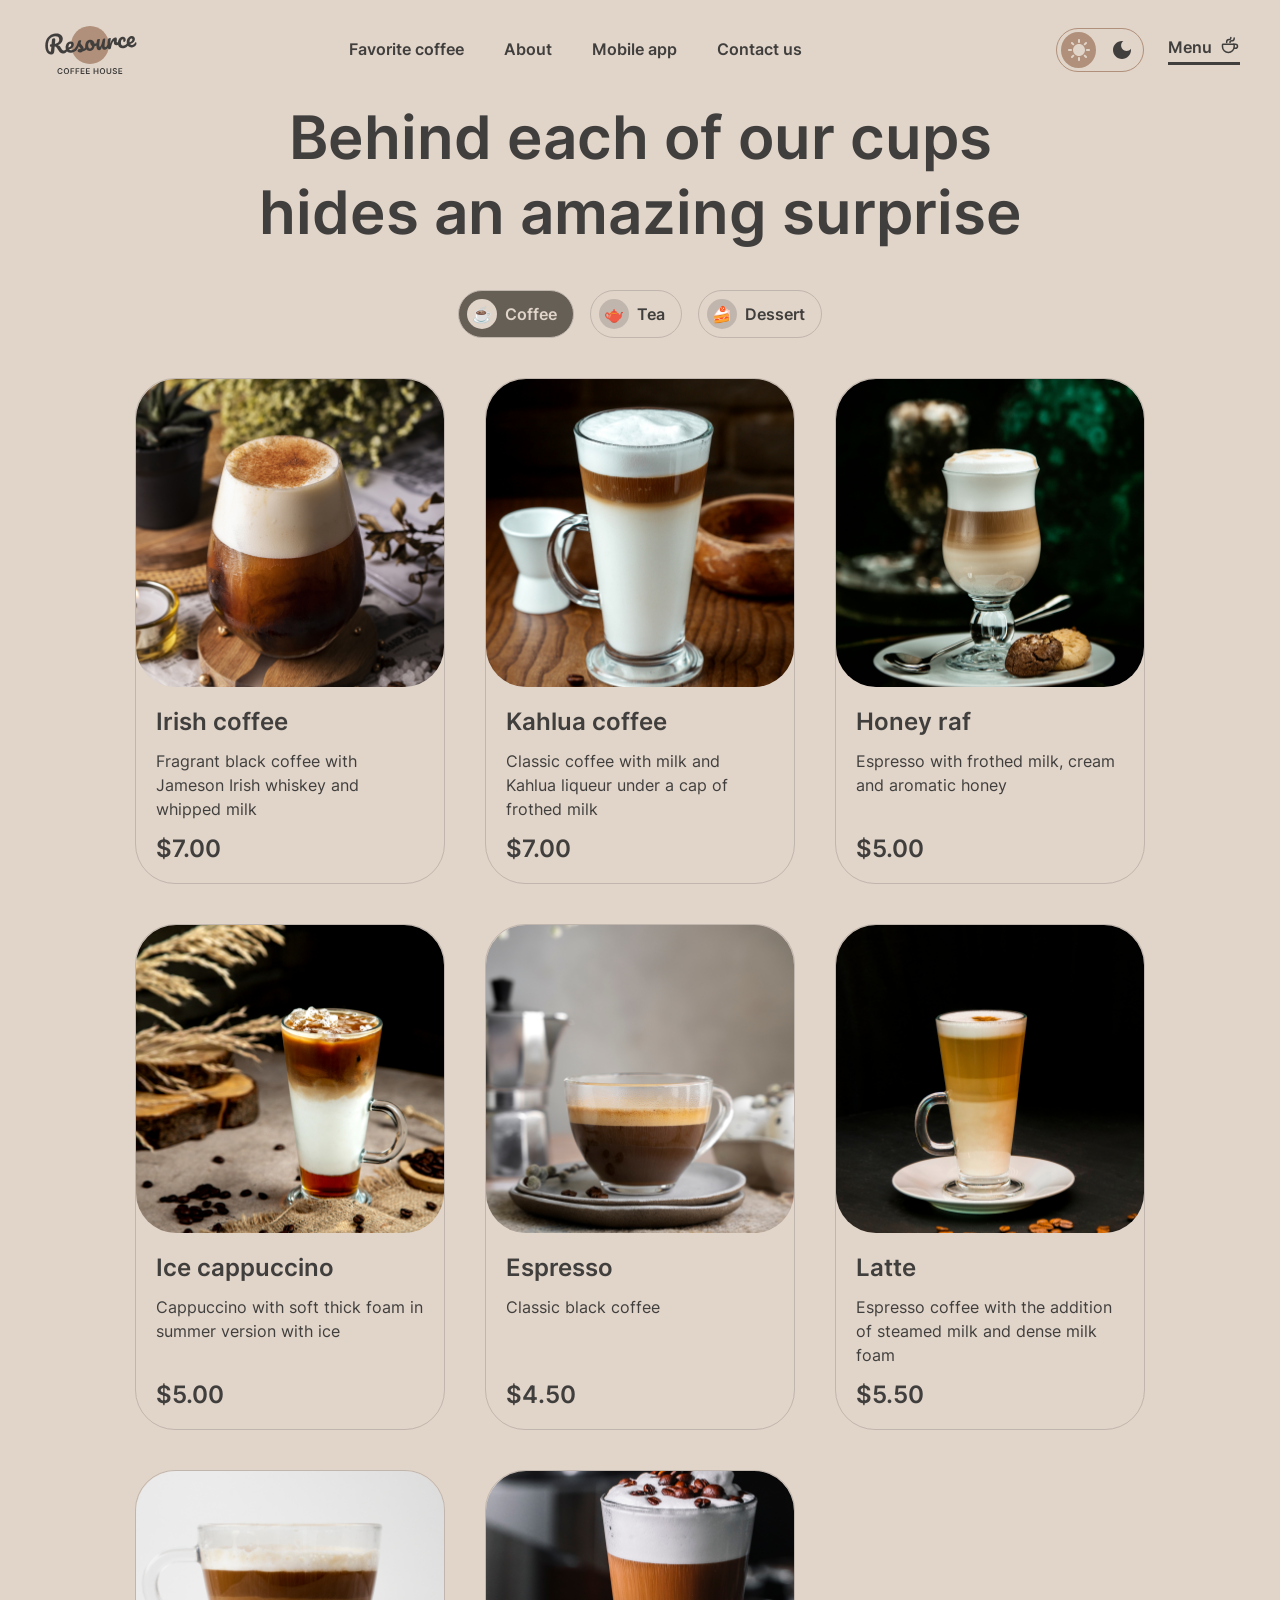
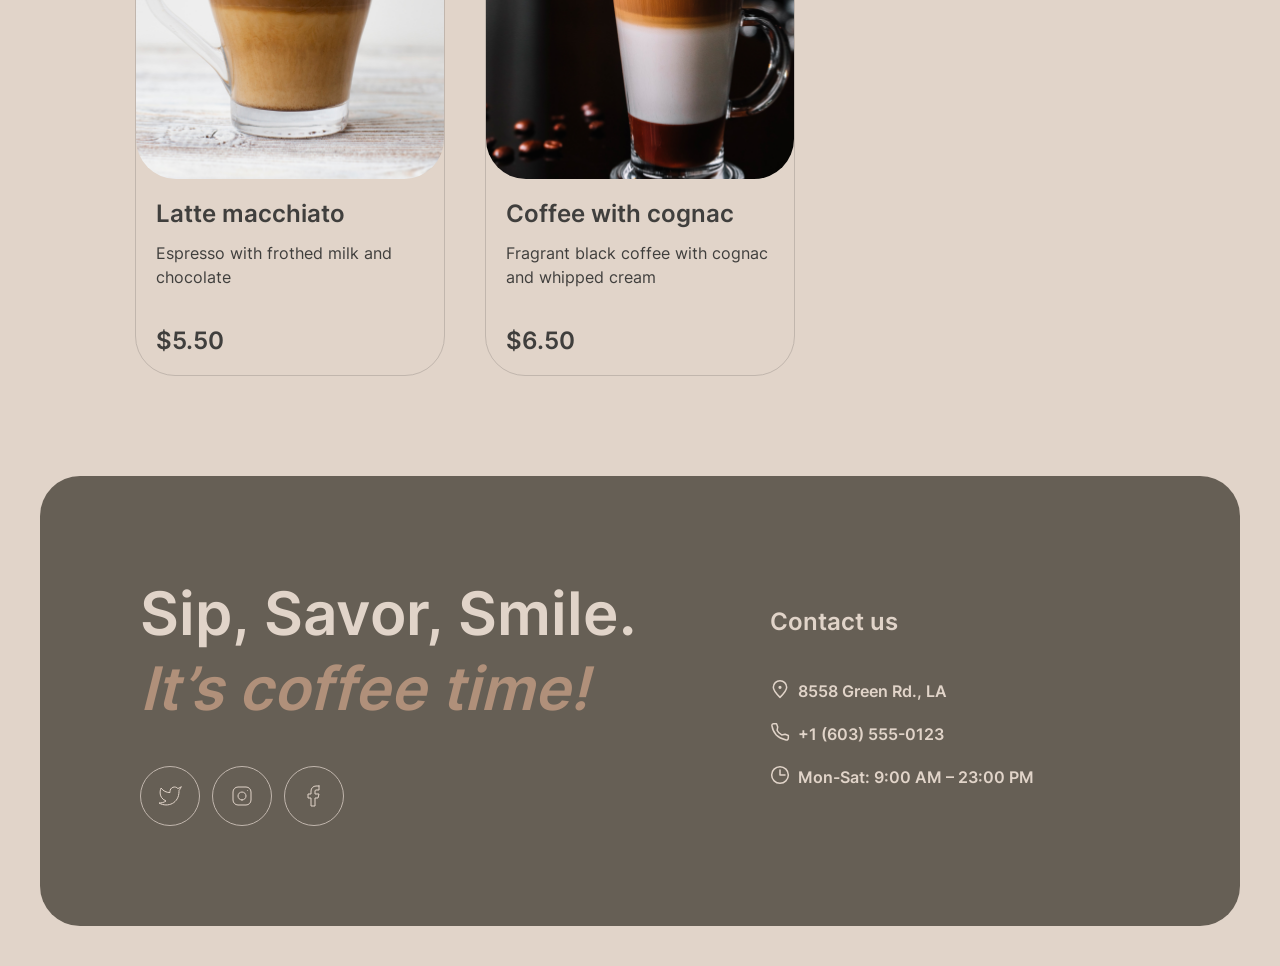
<file: menu/index.html>
<!doctype html>
<html lang="en">
  <head>
    <meta charset="UTF-8" />
    <meta http-equiv="X-UA-Compatible" content="IE=edge" />
    <meta name="viewport" content="width=device-width, initial-scale=1.0" />
    <link rel="icon" type="image/x-icon" href="../assets/icons/favicon.ico" />
    <link rel="stylesheet" href="../style.css" />
    <script src="../index.js" defer></script>
    <title>
      Resource COFFEE HOUSE - CoEnjoy premium coffee at our charming cafe
    </title>
  </head>
  <body>
    <div class="container">
      <header class="header">
        <div class="logo">
          <img
            class="logo-light"
            src="../assets/img/logo-light.svg"
            alt="Coffee House"
          />
          <img
            class="logo-dark"
            src="../assets/img/logo-dark.svg"
            alt="Coffee House"
          />
        </div>
        <nav class="header__nav-wrapper">
          <ul class="header__nav">
            <li><a href="../index.html#favorite-coffee">Favorite coffee</a></li>
            <li><a href="../index.html#about">About</a></li>
            <li><a href="../index.html#app">Mobile app</a></li>
            <li><a href="../index.html#contacts">Contact us</a></li>
          </ul>
        </nav>

        <nav class="header__nav-actions">
          <div class="theme-toggle">
            <button
              class="theme-btn theme-btn--light"
              type="button"
              aria-label="Светлая тема"
            >
              <svg
                width="22"
                height="22"
                viewBox="0 0 22 22"
                fill="#B0907A"
                xmlns="http://www.w3.org/2000/svg"
              >
                <path
                  d="M10 3V1C10 0.45 10.45 0 11 0C11.55 0 12 0.45 12 1V3C12 3.55 11.55 4 11 4C10.45 4 10 3.55 10 3ZM17.36 6.05L18.77 4.63C19.16 4.24 19.16 3.61 18.77 3.22C18.38 2.83 17.75 2.83 17.36 3.22L15.95 4.64C15.56 5.03 15.56 5.66 15.95 6.05C16.34 6.44 16.97 6.44 17.36 6.05ZM21 10H19C18.45 10 18 10.45 18 11C18 11.55 18.45 12 19 12H21C21.55 12 22 11.55 22 11C22 10.45 21.55 10 21 10ZM11 18C10.45 18 10 18.45 10 19V21C10 21.55 10.45 22 11 22C11.55 22 12 21.55 12 21V19C12 18.45 11.55 18 11 18ZM4.64 6.05L3.22 4.64C2.83 4.25 2.83 3.61 3.22 3.23C3.61 2.85 4.25 2.84 4.63 3.23L6.04 4.64C6.43 5.03 6.43 5.67 6.04 6.05C5.65 6.43 5.02 6.44 4.64 6.05ZM15.95 15.95C15.56 16.34 15.56 16.98 15.95 17.36L17.36 18.77C17.75 19.16 18.39 19.16 18.77 18.77C19.16 18.38 19.16 17.74 18.77 17.36L17.36 15.95C16.98 15.56 16.34 15.56 15.95 15.95ZM1 12H3C3.55 12 4 11.55 4 11C4 10.45 3.55 10 3 10H1C0.45 10 0 10.45 0 11C0 11.55 0.45 12 1 12ZM4.64 18.78L6.05 17.37C6.44 16.98 6.44 16.34 6.05 15.96C5.66 15.58 5.02 15.57 4.64 15.96L3.23 17.37C2.84 17.76 2.84 18.4 3.23 18.78C3.61 19.17 4.25 19.17 4.64 18.78ZM11 5C7.69 5 5 7.69 5 11C5 14.31 7.69 17 11 17C14.31 17 17 14.31 17 11C17 7.69 14.31 5 11 5Z"
                  fill="#E1D4C9"
                />
              </svg>
            </button>

            <button
              class="theme-btn theme-btn--dark"
              type="button"
              aria-label="Тёмная тема"
            >
              <svg
                width="18"
                height="18"
                viewBox="0 0 18 18"
                fill="none"
                xmlns="http://www.w3.org/2000/svg"
              >
                <path
                  d="M9 0C4.03 0 0 4.03 0 9C0 13.97 4.03 18 9 18C13.97 18 18 13.97 18 9C18 8.54 17.96 8.08 17.9 7.64C16.92 9.01 15.32 9.9 13.5 9.9C10.52 9.9 8.1 7.48 8.1 4.5C8.1 2.69 8.99 1.08 10.36 0.0999999C9.92 0.0399999 9.46 0 9 0Z"
                  fill="#403F3D"
                />
              </svg>
            </button>
          </div>
          <a href="#" class="toggle-btn">
            <span class="bar"></span>
            <span class="bar"></span>
          </a>
          <ul>
            <li id="menuPage" class="header__menu active">
              <a href="../index.html">
                <p>Menu</p>
                <svg
                  width="20"
                  height="20"
                  viewBox="0 0 20 20"
                  fill="none"
                  xmlns="http://www.w3.org/2000/svg"
                >
                  <path
                    d="M14.167 9.76667V11.6667C14.167 14.8883 11.5553 17.5 8.33366 17.5C5.112 17.5 2.50033 14.8883 2.50033 11.6667V9.76667C2.50033 9.4353 2.76896 9.16667 3.10033 9.16667H13.567C13.8984 9.16667 14.167 9.4353 14.167 9.76667Z"
                    stroke="#403F3D"
                    stroke-width="1.5"
                    stroke-linecap="round"
                    stroke-linejoin="round"
                  />
                  <path
                    d="M10.0003 7.50008C10.0003 6.66675 10.5956 5.83341 11.786 5.83341V5.83341C13.101 5.83341 14.167 4.76743 14.167 3.45246V2.91675"
                    stroke="#403F3D"
                    stroke-width="1.5"
                    stroke-linecap="round"
                    stroke-linejoin="round"
                  />
                  <path
                    d="M6.66634 7.5V7.08333C6.66634 5.70262 7.78563 4.58333 9.16634 4.58333V4.58333C10.0868 4.58333 10.833 3.83714 10.833 2.91667V2.5"
                    stroke="#403F3D"
                    stroke-width="1.5"
                    stroke-linecap="round"
                    stroke-linejoin="round"
                  />
                  <path
                    d="M13.333 9.16675H15.4163C16.5669 9.16675 17.4997 10.0995 17.4997 11.2501C17.4997 12.4007 16.5669 13.3334 15.4163 13.3334H14.1663"
                    stroke="#403F3D"
                    stroke-width="1.5"
                    stroke-linecap="round"
                    stroke-linejoin="round"
                  />
                </svg>
              </a>
            </li>
          </ul>
        </nav>
        <nav class="burger__container">
          <div class="burger__menu">
            <ul class="burger__menu_main">
              <li>
                <a href="../index.html#favorite-coffee">Favorite coffee</a>
              </li>
              <li><a href="../index.html#about">About</a></li>
              <li><a href="../index.html#app">Mobile app</a></li>
              <li><a href="../index.html#contacts">Contact us</a></li>
            </ul>
            <ul>
              <li class="header__menu-burger">
                <a class="header__menu-link" href="#">
                  <p>Menu</p>
                  <svg
                    width="20"
                    height="20"
                    viewBox="0 0 20 20"
                    fill="none"
                    xmlns="http://www.w3.org/2000/svg"
                  >
                    <path
                      d="M14.167 9.76667V11.6667C14.167 14.8883 11.5553 17.5 8.33366 17.5C5.112 17.5 2.50033 14.8883 2.50033 11.6667V9.76667C2.50033 9.4353 2.76896 9.16667 3.10033 9.16667H13.567C13.8984 9.16667 14.167 9.4353 14.167 9.76667Z"
                      stroke="#403F3D"
                      stroke-width="1.5"
                      stroke-linecap="round"
                      stroke-linejoin="round"
                    />
                    <path
                      d="M10.0003 7.50008C10.0003 6.66675 10.5956 5.83341 11.786 5.83341V5.83341C13.101 5.83341 14.167 4.76743 14.167 3.45246V2.91675"
                      stroke="#403F3D"
                      stroke-width="1.5"
                      stroke-linecap="round"
                      stroke-linejoin="round"
                    />
                    <path
                      d="M6.66634 7.5V7.08333C6.66634 5.70262 7.78563 4.58333 9.16634 4.58333V4.58333C10.0868 4.58333 10.833 3.83714 10.833 2.91667V2.5"
                      stroke="#403F3D"
                      stroke-width="1.5"
                      stroke-linecap="round"
                      stroke-linejoin="round"
                    />
                    <path
                      d="M13.333 9.16675H15.4163C16.5669 9.16675 17.4997 10.0995 17.4997 11.2501C17.4997 12.4007 16.5669 13.3334 15.4163 13.3334H14.1663"
                      stroke="#403F3D"
                      stroke-width="1.5"
                      stroke-linecap="round"
                      stroke-linejoin="round"
                    />
                  </svg>
                </a>
              </li>
            </ul>
          </div>
        </nav>
      </header>
      <main>
        <section class="offer">
          <h1 class="menu__title">
            Behind each of our cups hides an amazing surprise
          </h1>
          <div class="offer__tabs">
            <div data-category="coffee" class="offer__tab active">
              <span class="offer__tab__img">☕</span>
              <p class="offer__tab__name">Coffee</p>
            </div>

            <div data-category="tea" class="offer__tab">
              <span class="offer__tab__img">🫖</span>
              <p class="offer__tab__name">Tea</p>
            </div>

            <div data-category="dessert" class="offer__tab">
              <span class="offer__tab__img">🍰</span>
              <p class="offer__tab__name">Dessert</p>
            </div>
          </div>
          <div class="offer__wrapper">
            <div class="offer__card">
              <div class="offer__card__iw">
                <img src="../assets/img/coffee-1.png" alt="" />
              </div>
              <div class="offer__card__description">
                <h3 class="offer__card__title">Irish coffee</h3>
                <p class="offer_card__text">
                  Fragrant black coffee with Jameson Irish whiskey and whipped
                  milk
                </p>
                <p class="offer__card__price">$7.00</p>
              </div>
            </div>
            <div class="offer__card">
              <div class="offer__card__iw">
                <img class="" src="../assets/img/coffee-2.png" alt="" />
              </div>
              <div class="offer__card__description">
                <h3 class="offer__card__title">Kahlua coffee</h3>
                <p class="offer_card__text">
                  Classic coffee with milk and Kahlua liqueur under a cap of
                  frothed milk
                </p>
                <p class="offer__card__price">$7.00</p>
              </div>
            </div>
            <div class="offer__card">
              <div class="offer__card__iw">
                <img src="../assets/img/coffee-3.png" alt="" />
              </div>
              <div class="offer__card__description">
                <h3 class="offer__card__title">Honey raf</h3>
                <p class="offer_card__text">
                  Espresso with frothed milk, cream and aromatic honey
                </p>
                <p class="offer__card__price">$5.00</p>
              </div>
            </div>
            <div class="offer__card">
              <div class="offer__card__iw">
                <img src="../assets/img/coffee-4.png" alt="" />
              </div>
              <div class="offer__card__description">
                <h3 class="offer__card__title">Ice cappuccino</h3>
                <p class="offer_card__text">
                  Cappuccino with soft thick foam in summer version with ice
                </p>
                <p class="offer__card__price">$5.00</p>
              </div>
            </div>
            <div class="offer__card">
              <div class="offer__card__iw">
                <img src="../assets/img/coffee-5.png" alt="" />
              </div>
              <div class="offer__card__description">
                <h3 class="offer__card__title">Espresso</h3>
                <p class="offer_card__text">Classic black coffee</p>
                <p class="offer__card__price">$4.50</p>
              </div>
            </div>
            <div class="offer__card">
              <div class="offer__card__iw">
                <img src="../assets/img/coffee-6.png" alt="" />
              </div>
              <div class="offer__card__description">
                <h3 class="offer__card__title">Latte</h3>
                <p class="offer_card__text">
                  Espresso coffee with the addition of steamed milk and dense
                  milk foam
                </p>
                <p class="offer__card__price">$5.50</p>
              </div>
            </div>
            <div class="offer__card">
              <div class="offer__card__iw">
                <img src="../assets/img/coffee-7.png" alt="" />
              </div>
              <div class="offer__card__description">
                <h3 class="offer__card__title">Latte macchiato</h3>
                <p class="offer_card__text">
                  Espresso with frothed milk and chocolate
                </p>
                <p class="offer__card__price">$5.50</p>
              </div>
            </div>
            <div class="offer__card">
              <div class="offer__card__iw">
                <img src="../assets/img/coffee-8.png" alt="" />
              </div>
              <div class="offer__card__description">
                <h3 class="offer__card__title">Coffee with cognac</h3>
                <p class="offer_card__text">
                  Fragrant black coffee with cognac and whipped cream
                </p>
                <p class="offer__card__price">$6.50</p>
              </div>
            </div>
            <button class="refresh__btn">
              <svg
                width="24"
                height="24"
                viewBox="0 0 24 24"
                fill="none"
                xmlns="http://www.w3.org/2000/svg"
              >
                <g id="refresh">
                  <path
                    id="Ellipse"
                    d="M21.8883 13.5C21.1645 18.3113 17.013 22 12 22C6.47715 22 2 17.5228 2 12C2 6.47715 6.47715 2 12 2C16.1006 2 19.6248 4.46819 21.1679 8"
                    stroke="#403F3D"
                    stroke-linecap="round"
                    stroke-linejoin="round"
                  />
                  <path
                    id="Ellipse_2"
                    d="M17 8H21.4C21.7314 8 22 7.73137 22 7.4V3"
                    stroke="#403F3D"
                    stroke-linecap="round"
                    stroke-linejoin="round"
                  />
                </g>
              </svg>
            </button>
          </div>
          <div class="modal-bg">
            <div class="modal">
              <div class="cart__modal">
                <div class="modal__left-col">
                  <img
                    class="modal__img"
                    src="../assets/img/coffee-1.png"
                    alt=""
                  />
                </div>
                <div class="modal__right-col">
                  <h3 class="modal__title">Irish coffee</h3>
                  <p class="modal__description">
                    Fragrant black coffee with Jameson Irish whiskey and whipped
                    milk
                  </p>
                  <div class="options__container">
                    <p>Size</p>
                    <div class="options options-size">
                      <div class="options__tab active">
                        <span class="options__tab-circle">S</span>
                        <p class="options__tab-opt">200 ml</p>
                      </div>
                      <div class="options__tab">
                        <span class="options__tab-circle">S</span>
                        <p class="options__tab-opt">200 ml</p>
                      </div>
                      <div class="options__tab">
                        <span class="options__tab-circle">S</span>
                        <p class="options__tab-opt">200 ml</p>
                      </div>
                    </div>
                    <p>Additives</p>
                    <div class="options">
                      <div class="options__tab">
                        <span class="options__tab-circle">1</span>
                        <p class="options__tab-opt">Sugar</p>
                      </div>
                      <div class="options__tab">
                        <span class="options__tab-circle">2</span>
                        <p class="options__tab-opt">Sugar</p>
                      </div>
                      <div class="options__tab">
                        <span class="options__tab-circle">3</span>
                        <p class="options__tab-opt">Sugar</p>
                      </div>
                    </div>
                    <div class="total">
                      <span>Total:</span> <span>$7.00</span>
                    </div>
                    <p class="cost-desc">
                      <span class="cost-desc-icon"></span>
                      The cost is not final. Download our mobile app to see the
                      final price and place your order. Earn loyalty points and
                      enjoy your favorite coffee with up to 20% discount.
                    </p>
                    <button class="cart__btn">close</button>
                  </div>
                </div>
              </div>
            </div>
          </div>
          <!-- modal end -->
        </section>
      </main>
      <footer id="constacts">
        <div class="footer__wrapper">
          <div class="footer__description">
            <h2 class="footer__description-title">
              Sip, Savor, Smile.
              <span class="text-accent">It’s coffee time!</span>
            </h2>
            <div class="socials">
              <a class="social__icon" href="https://www.twitter.com">
                <svg
                  xmlns="http://www.w3.org/2000/svg"
                  width="24"
                  height="24"
                  viewBox="0 0 24 24"
                  fill="none"
                >
                  <path
                    class="social__icon-svg"
                    d="M23 3.01006C23 3.01006 20.9821 4.20217 19.86 4.54006C19.2577 3.84757 18.4573 3.35675 17.567 3.13398C16.6767 2.91122 15.7395 2.96725 14.8821 3.29451C14.0247 3.62177 13.2884 4.20446 12.773 4.96377C12.2575 5.72309 11.9877 6.62239 12 7.54006V8.54006C10.2426 8.58562 8.50127 8.19587 6.93101 7.4055C5.36074 6.61513 4.01032 5.44869 3 4.01006C3 4.01006 -1 13.0101 8 17.0101C5.94053 18.408 3.48716 19.109 1 19.0101C10 24.0101 21 19.0101 21 7.51006C20.9991 7.23151 20.9723 6.95365 20.92 6.68006C21.9406 5.67355 23 3.01006 23 3.01006Z"
                    stroke="#E1D4C9"
                    stroke-linecap="round"
                    stroke-linejoin="round"
                  />
                </svg>
              </a>
              <a class="social__icon">
                <svg
                  xmlns="http://www.w3.org/2000/svg"
                  width="24"
                  height="24"
                  viewBox="0 0 24 24"
                  fill="none"
                >
                  <path
                    class="social__icon-svg"
                    d="M12 16C14.2091 16 16 14.2091 16 12C16 9.79086 14.2091 8 12 8C9.79086 8 8 9.79086 8 12C8 14.2091 9.79086 16 12 16Z"
                    stroke="#E1D4C9"
                    stroke-linecap="round"
                    stroke-linejoin="round"
                  />
                  <path
                    class="social__icon-svg"
                    d="M3 16V8C3 5.23858 5.23858 3 8 3H16C18.7614 3 21 5.23858 21 8V16C21 18.7614 18.7614 21 16 21H8C5.23858 21 3 18.7614 3 16Z"
                    stroke="#E1D4C9"
                  />
                  <path
                    class="social__icon-svg"
                    d="M17.5 6.51L17.51 6.49889"
                    stroke="#E1D4C9"
                    stroke-linecap="round"
                    stroke-linejoin="round"
                  />
                </svg>
              </a>
              <a href="https://www.facebook.com" class="social__icon">
                <svg
                  xmlns="http://www.w3.org/2000/svg"
                  width="24"
                  height="24"
                  viewBox="0 0 24 24"
                  fill="none"
                >
                  <path
                    class="social__icon-svg"
                    d="M17 2H14C12.6739 2 11.4021 2.52678 10.4645 3.46447C9.52678 4.40215 9 5.67392 9 7V10H6V14H9V22H13V14H16L17 10H13V7C13 6.73478 13.1054 6.48043 13.2929 6.29289C13.4804 6.10536 13.7348 6 14 6H17V2Z"
                    stroke="#E1D4C9"
                    stroke-linecap="round"
                    stroke-linejoin="round"
                  />
                </svg>
              </a>
            </div>
          </div>
          <div class="footer__contacts">
            <h3>Contact us</h3>
            <ul class="footer__contacts-list">
              <li class="footer__contacts-full">
                <a
                  target="_blank"
                  href="https://www.google.com/maps/place/Green+Ave,+Los+Angeles,+CA+90017,+USA/@34.0510876,-118.2740716,17z/data=!3m1!4b1!4m6!3m5!1s0x80c2c7a34c447f8b:0xe3b7208a65a0b1e2!8m2!3d34.0510876!4d-118.2714967!16s%2Fg%2F1tj1sbyf?entry=ttu"
                >
                  <svg
                    xmlns="http://www.w3.org/2000/svg"
                    width="20"
                    height="20"
                    viewBox="0 0 20 20"
                    fill="none"
                  >
                    <path
                      d="M16.6663 8.33329C16.6663 12.0152 9.99967 18.3333 9.99967 18.3333C9.99967 18.3333 3.33301 12.0152 3.33301 8.33329C3.33301 4.65139 6.31778 1.66663 9.99967 1.66663C13.6816 1.66663 16.6663 4.65139 16.6663 8.33329Z"
                      stroke="#E1D4C9"
                      stroke-width="1.5"
                    />
                    <path
                      d="M10.0003 9.16667C10.4606 9.16667 10.8337 8.79357 10.8337 8.33333C10.8337 7.8731 10.4606 7.5 10.0003 7.5C9.54009 7.5 9.16699 7.8731 9.16699 8.33333C9.16699 8.79357 9.54009 9.16667 10.0003 9.16667Z"
                      fill="#E1D4C9"
                      stroke="#E1D4C9"
                      stroke-width="1.5"
                      stroke-linecap="round"
                      stroke-linejoin="round"
                    />
                  </svg>
                  <p>8558 Green Rd., LA</p>
                </a>
              </li>
              <li class="footer__contacts-full">
                <a href="tel:+1603555-0123">
                  <svg
                    xmlns="http://www.w3.org/2000/svg"
                    width="20"
                    height="20"
                    viewBox="0 0 20 20"
                    fill="none"
                  >
                    <path
                      d="M15.0984 12.2516L11.6665 12.9166C9.34845 11.7531 7.91654 10.4166 7.08321 8.33329L7.72483 4.89154L6.51197 1.66663L3.72946 1.66663C2.60191 1.66663 1.71466 2.59958 1.90108 3.71161C2.29888 6.08454 3.37231 10.0391 6.24987 12.9166C9.27338 15.9401 13.5661 17.3318 16.1378 17.9288C17.299 18.1983 18.3332 17.2908 18.3332 16.0988L18.3332 13.4843L15.0984 12.2516Z"
                      stroke="#E1D4C9"
                      stroke-width="1.5"
                      stroke-linecap="round"
                      stroke-linejoin="round"
                    />
                  </svg>
                  <p>+1 (603) 555-0123</p>
                </a>
              </li>
              <li>
                <div>
                  <svg
                    xmlns="http://www.w3.org/2000/svg"
                    width="20"
                    height="20"
                    viewBox="0 0 20 20"
                    fill="none"
                  >
                    <g clip-path="url(#clip0_217_1736)">
                      <path
                        d="M10 5L10 10L15 10"
                        stroke="#E1D4C9"
                        stroke-width="1.5"
                        stroke-linecap="round"
                        stroke-linejoin="round"
                      />
                      <path
                        d="M10.0003 18.3333C14.6027 18.3333 18.3337 14.6023 18.3337 9.99996C18.3337 5.39759 14.6027 1.66663 10.0003 1.66663C5.39795 1.66663 1.66699 5.39759 1.66699 9.99996C1.66699 14.6023 5.39795 18.3333 10.0003 18.3333Z"
                        stroke="#E1D4C9"
                        stroke-width="1.5"
                        stroke-linecap="round"
                        stroke-linejoin="round"
                      />
                    </g>
                    <defs>
                      <clipPath id="clip0_217_1736">
                        <rect width="20" height="20" fill="white" />
                      </clipPath>
                    </defs>
                  </svg>
                  <p>Mon-Sat: 9:00 AM – 23:00 PM</p>
                </div>
              </li>
            </ul>
          </div>
        </div>
      </footer>
    </div>
  </body>
</html>
</file>
<file: style.css>
:root {
  /* colors */
  --text-primary: #403f3d;
  --text-secondary: #665f55;
  --text-on-dark: #e1d4c9;

  --background-body: #e1d4c9;
  --background-container: #665f55;

  --border-light: #c1b6ad;
  --border-dark: #665f55;

  --text-accent: #b0907a;
  /* font-sizes */
  --fs-900: 4.5rem;
  --fs-800: 3.75rem;
  --fs-700: 2rem;
  --fs-600: 1.5rem;
  --fs-500: 1.2rem;
  --fs-400: 1rem;
  --fs-300: 0.625rem;
}
body.dark-theme {
  --text-primary: #e1d4c9;
  --text-secondary: #c1b6ad;
  --text-on-dark: #e1d4c9;

  --background-body: #403f3d;
  --background-container: #665f55;

  --border-light: #665f55;
  --border-dark: #c1b6ad;

  --text-accent: #b0907a;
}
@media (max-width: 500px) {
  :root {
    /* font-sizes */
    --fs-900: 2.625rem;
    --fs-800: 2rem;
  }
}

* {
  box-sizing: border-box;
  padding: 0;
  margin: 0;
  scroll-behavior: smooth;
}

*,
html {
  scroll-behavior: smooth !important;
}
/* typography */
@font-face {
  font-family: "Inter";
  font-display: swap;
  src: url(assets/fonts/Inter-Regular.ttf) format("truetype");
  font-weight: 400;
  font-style: normal;
}

@font-face {
  font-family: "Inter";
  font-display: swap;
  src: url(assets/fonts/Inter-Medium.ttf) format("truetype");
  font-weight: 500;
  font-style: normal;
}
@font-face {
  font-family: "Inter";
  font-display: swap;
  src: url(assets/fonts/Inter-SemiBold.ttf) format("truetype");
  font-weight: 600;
  font-style: normal;
}

a {
  text-decoration: none;
  cursor: pointer;
  color: inherit;
}
/* unvisited link */
a:link {
  text-decoration: none;
}

/* visited link */
a:visited {
  text-decoration: none;
}

/* mouse over link */
a:hover {
  text-decoration: none;
}

/* selected link */
a:active {
  text-decoration: none;
}

.lock-scroll {
  overflow: hidden;
}
.notransition {
  -webkit-transition: none !important;
  -moz-transition: none !important;
  -o-transition: none !important;
  transition: none !important;
}
li {
  list-style: none;
}

img {
  max-width: 100%;
  height: auto;
  background-repeat: no-repeat;
  background-size: cover;
}

.container {
  max-width: 1440px;
  padding: 0 40px;

  /* margin: 0 auto; */
  margin-inline: auto;
}

@media (max-width: 500px) {
  .container {
    padding: 0 16px;
    margin-inline: auto;
  }
}
body {
  background: var(--background-body);
  font-family: Inter;
  font-size: 16px;
  font-style: normal;
  font-weight: 400;
  line-height: 1.5;
  color: var(--text-primary);
}

.section-margin {
  margin-top: 100px;
  margin-bottom: 100px;
}

.section__title {
  color: var(--text-primary, #403f3d);
  text-align: center;
  font-feature-settings:
    "clig" off,
    "liga" off;
  /* Desktop/Heading/heading-2 */
  font-family: Inter;
  font-size: var(--fs-800);
  font-style: normal;
  font-weight: 600;
  line-height: 125%; /* 75px */
}

.p40 {
  padding: 40px 0;
}

.text-accent {
  color: var(--text-accent, #b0907a);
  font-feature-settings:
    "clig" off,
    "liga" off;
  font-style: italic;
  font-family: Inter;
  /* font-size: 72px; */
  transform: scale(1) rotate(0deg) translate(0px, 0px) skew(30deg, 0deg);
  font-weight: 600;
  line-height: 105%;
}
.button-primary {
  display: flex;
  width: 200px;
  padding: 20px 78px;
  justify-content: center;
  align-items: center;
  gap: 8px;
  background: var(--background-body, #e1d4c9);
  border-radius: 100px;
  outline: none;
  border: none;
  font-size: 16px;
  font-style: normal;
  font-weight: 600;
  line-height: 150%;
}

/* header */
.logo {
  width: 100px;
  height: 60px;
}
.logo-dark {
  display: none;
}

body.dark-theme .logo-light {
  display: none;
}

body.dark-theme .logo-dark {
  display: block;
}

.header {
  display: flex;
  align-items: center;
  justify-content: space-between;
  margin-top: 20px;
  margin-bottom: 20px;
  position: relative;
}

.header__nav-wrapper {
  display: flex;
  justify-content: space-between;
  max-width: 900px;
}
.header__nav {
  display: flex;
  align-items: center;
  gap: 40px;
}

.header__nav li a {
  font-family: Inter;
  font-size: 16px;
  font-style: normal;
  font-weight: 600;
  line-height: 150%;
}

.header__nav li a:after {
  display: block;
  content: "";
  border-bottom: solid 3px var(--text-primary);
  transform: scaleX(0);
  transition: transform 250ms ease-in-out;
}

.header__nav li a:hover:after {
  transform: scaleX(1);
  transition: all 0.5s ease-out;
}

.header__menu a {
  display: flex;
  gap: 8px;
}

.header__menu a p {
  font-family: Inter;
  font-size: 16px;
  font-style: normal;
  font-weight: 600;
  line-height: 150%;
}
#menuPage.header__menu.active {
  border-bottom: solid 3px var(--text-primary);
}
#menuPage.header__menu.active {
  border-bottom: solid 3px var(--text-primary);
  pointer-events: none;
}
.header__menu:after {
  display: block;
  content: "";
  border-bottom: solid 3px var(--text-primary);
  transform: scaleX(0);
  transition: transform 250ms ease-in-out;
}

.header__menu:hover:after {
  transform: scaleX(1);
  transition: all 0.5s ease-out;
}

.header__nav-actions {
  display: flex;
  align-items: center;
  gap: 12px;
  margin-left: 45px;
}
.theme-toggle {
  border-radius: 100px;
  border: 1px solid var(--text-accent);
  width: 88px;
  height: 44px;
  padding: 4px;
  display: flex;
  align-items: center;
  gap: 8px;
}

.theme-btn {
  width: 36px;
  height: 36px;
  padding: 0;

  border-radius: 50%;
  border: 1px solid transparent;

  display: flex;
  align-items: center;
  justify-content: center;

  background-color: transparent;
  color: var(--text-primary);

  cursor: pointer;
}

.theme-btn.active {
  background-color: var(--text-accent);
  color: var(--text-on-dark);
}

.theme-btn:hover {
  background-color: var(--border-light);
}
@media (max-width: 768px) {
  .header__menu,
  .header__nav-wrapper {
    display: none;
  }
  .toggle-btn {
    display: flex;
    width: 44px;
    height: 44px;
    justify-content: center;
    align-items: center;
    border: 1px solid var(--border-dark, #665f55);
    border-radius: 50%;
    flex-direction: column;
    gap: 5px;
    transition: all 250ms ease-in-out;
  }

  .toggle-btn .bar {
    background: var(--text-primary, #403f3d);
    width: 16px;
    height: 1.5px;
    transition: all 250ms ease-in-out;
  }

  .toggle-btn.active span:nth-child(1) {
    transform: rotate(135deg);
    position: absolute;
    transition: all 250ms ease-in-out;
  }
  .toggle-btn.active span:nth-child(2) {
    transform: rotate(-135deg);
    position: absolute;
    transition: all 250ms ease-in-out;
  }
}
/* hero */
.hero {
  /* background-image: url(./assets/img/img-hero.png);
  background-repeat: no-repeat; */
  background-size: cover;
  border-radius: 40px;
  position: relative;
  overflow: hidden;
}

.hero__decription {
  max-width: 630px;
  padding-top: 100px;
  padding-bottom: 100px;
  padding-left: 100px;
  z-index: 1;
  position: relative;
}

.hero__title {
  font-size: var(--fs-900);
  color: var(--text-on-dark);
  line-height: 105%;
  font-weight: 600;
  font-family: Inter;
}

.hero__text {
  align-self: stretch;
  color: var(--text-on-dark, #e1d4c9);
  font-size: 16px;
  font-style: normal;
  font-weight: 400;
  line-height: 150%;
  padding: 40px 0;
}

.menu__btn {
  display: flex;
  width: 200px;
  padding: 20px 78px;
  padding-top: 20px;
  padding-bottom: 20px;
  padding-left: 78px;
  padding-right: 78px;
  justify-content: center;
  align-items: center;
  gap: 8px;
  background: var(--background-body, #e1d4c9);
  border-radius: 100px;
  outline: none;
  border: none;
  font-size: 16px;
  font-style: normal;
  font-weight: 600;
  line-height: 150%;
  position: relative;
  display: flex;
  transition: 250ms all ease-in-out;
}

.menu__btn:hover span {
  transition: 250ms all ease-in-out;
}

/* .menu__btn::after {
  content: url(./assets/icons/coffee-cup.svg);
  position: absolute;
  display: block;

  right: 0;
  bottom: 0;
  left: 70%;
  top: 49%;
  right: 0;
  bottom: 0;
  width: 20px;
  height: 20px;
  opacity: 0;
  transform: translate(-50%, -50%);
  transition: 250ms all ease-in-out;
} */

@media (hover: hover) {
  .menu__btn:hover {
    transition: all 0.5s;
    /* padding-left: 48px; */
  }
  .menu__btn:hover::after {
    opacity: 1;
    transition: all 0.5s;
  }
}

.hero video {
  width: 100%;
  height: 100%;
  position: absolute;
  object-fit: cover;
  z-index: 0;
}

@media (hover: none) {
  .menu__btn {
    /* padding-left: 50px; */
  }
  .menu__btn::after {
    opacity: 1;
    transition: all 0.5s;
    left: 63%;
  }
}

.login-btn {
  font-family: Hack, monospace;
  background: #bbff00;
  color: #1d1d1d;
  cursor: pointer;
  font-size: 2em;
  padding: 1.5rem;
  border: 0;
  transition: all 0.5s;
  border-radius: 10px;
  width: auto;
  position: relative;
  min-width: 250px;
}

.login-btn::after {
  content: url(./assets/icons/coffee-cup.svg);
  position: absolute;
  left: 80%;
  top: 54%;
  right: 0;
  bottom: 0;
  opacity: 0;
  transform: translate(-50%, -50%);
}
.login-btn:hover {
  background: #2b2bff;
  transition: all 0.5s;
  border-radius: 10px;
  box-shadow: 0px 6px 15px #0000ff61;
  padding: 1.5rem 3rem 1.5rem 1.5rem;
  color: #ffffff;
}
.login-btn:hover::after {
  opacity: 1;
  transition: all 0.5s;
  color: #ffffff;
}

@media (max-width: 768px) {
  .hero__decription {
    padding: 100px 60px;
    max-width: 100%;
  }
}
/*  */
@media (max-width: 500px) {
  .hero__decription {
    padding: 60px 16px;
  }
  .hero__title {
    line-height: 115%;
  }
}
/* slider */

.slider__wrapper {
  max-width: 1360px;
  position: relative;
}

.slider {
  position: relative;
  max-width: 480px;
  height: 640px;
  margin: 0 auto;
  overflow: hidden;
  margin-top: 42px;
}
.slide {
  max-width: 480px;
  position: absolute;
  height: 100%;
  display: grid;
  align-content: center;
  justify-content: center;
  transition: all 0.25s;
  transform: translateX(-200%);
  text-align: center;
}

.slide.next + .slide {
  transform: translateX(200%);
}

.slide.prev {
  z-index: 10;
  transform: translateX(-100%);
}
.slide.current {
  z-index: 10;
  transform: translateX(0);
}
.slide.next {
  z-index: 10;
  transform: translateX(100%);
}

.slider__buttons {
  position: absolute;
  display: flex;
  justify-content: space-between;
  top: 42%;
  left: 50%;
  transform: translateX(-50%);
  width: 99%;
}

.slider__button {
  display: flex;
  width: 60px;
  height: 60px;
  justify-content: center;
  align-items: center;
  border-radius: 50%;
  background: transparent;
  border: 1px solid var(--border-dark, #665f55);
  transition: all 0.5s ease-out allow-discrete;
}
@media (hover: hover) {
  .slider__button:hover {
    background: var(--border-dark, #665f55);
  }
  .slider__button:hover .slider__button-svg {
    background: var(--border-dark, #665f55);
    stroke: #fff;
    fill: #fff;
  }
  .slider__button svg:hover .slider__button-svg {
    stroke: #fff;
    fill: #fff;
  }
}

@media (hover: none) {
}

.slider__controls {
  display: flex;
  /* position: absolute; */
  align-items: center;
  justify-content: center;
  gap: 12px;

  /* transform: translateX(-50%); */
  padding-top: 39px;
  margin: 0 auto;
}

.slider__controls--dash {
  width: 40px;
  border-bottom: 4px solid var(--border-light);
}

.slider__controls--dash.active {
  border-bottom: 4px solid var(--border-dark);
}
.slide__title {
  font-size: 24px;
  font-style: normal;
  font-weight: 600;
  line-height: 125%;
  text-align: center;
  padding-top: 20px;
}

.slide__description {
  font-size: 16px;
  font-style: normal;
  font-weight: 400;
  line-height: 150%;
  margin: 16px 0;
}

.slide__price {
  font-family: Inter;
  font-size: 24px;
  font-style: normal;
  font-weight: 600;
  line-height: 125%;
}
.slide__description-short {
  display: none;
}

@media (max-width: 500px) {
  .slide__description {
    display: none;
  }
  .slide__description-short {
    display: block;
    font-size: 16px;
    font-style: normal;
    font-weight: 400;
    line-height: 150%;
    margin: 16px 0;
  }
  .slider {
    max-width: 480px;
    height: 530px;
  }
  .slide {
    max-width: 349px;
  }
  .slider__buttons {
    display: none;
  }
}

/* about */

.about {
  margin-top: 100px;
  margin-bottom: 95px;
}
.about__gallery {
  display: grid;
  grid-template-columns: 1fr 1fr;
  grid-template-rows: 430px 120px 430px;
  gap: 40px;
}
.about__title {
  color: var(--text-primary, #403f3d);
  font-feature-settings:
    "clig" off,
    "liga" off;
  margin-bottom: 40px;
  font-family: Inter;
  font-size: var(--fs-800);
  font-style: normal;
  font-weight: 600;
  line-height: 125%;
}

.about__title-accent {
  color: var(--text-accent, #b0907a);
  font-style: italic;
}

.about__img-container {
  border-radius: 16px;
  max-width: 660px;
  height: 590px;
  position: relative;
  /* background-repeat: no-repeat;
  background-size: 110%;
  background-position: center; */
  transition: background-size 250ms ease-in-out;
  overflow: hidden;
}
.about__gallery-img {
  width: 100%;
  height: 100%;
  transition: 0.3s ease-in-out;
  border: 16px;
  background-position: center;
  transform: scale(1);
}

@media (hover: hover) {
  .about__gallery-img:hover {
    transform: scale(1.1);
  }
}
/* @media (hover: none) {
  .about__gallery-img:hover {
    transform: scale(1);
  }
} */
#about__gallery-1 {
  background-image: url(./assets/img/about-1.png);

  position: absolute;
}
#about__gallery-1-c {
  grid-row-start: 1;
  grid-row-end: 3;
}
#about__gallery-2 {
  background-image: url(./assets/img/about-2.png);
}

#about__gallery-2-c {
  order: 3;
  height: 430px;
}
#about__gallery-3 {
  background-image: url(./assets/img/about-3.png);
}
#about__gallery-3-c {
  order: 2;
  height: 430px;
}
#about__gallery-4 {
  background-image: url(./assets/img/about-4.png);
}

#about__gallery-4-c {
  grid-row-start: -3;
  grid-row-end: -1;
}
.about_gallery div:nth-child(1) {
  order: 1;
  grid-column: 1;
  grid-row-start: 1;
  grid-row-end: 2;
}
.about_gallery div:nth-child(2) {
  order: 3;
  grid-column: 1;
}

.about_gallery div:nth-child(3) {
  order: 2;
  grid-column: 2;
}

.about_gallery div:nth-child(4) {
  order: 4;
  grid-column: 2;
  grid-row: 2/3;
}

@media (max-width: 768px) {
  .about__img-container {
    max-width: 688px;
  }
  .about__gallery {
    display: grid;
    grid-template-columns: 1fr;
    grid-template-rows: 590px 590px;
    gap: 40px;
  }

  #about__gallery-1-c {
    grid-row-start: 1;
    grid-row-end: 2;
  }
  #about__gallery-2-c {
    background-image: url(./assets/img/about-2.png);
    order: 3;
    display: none;
  }
  #about__gallery-3-c {
    background-image: url(./assets/img/about-3.png);
    order: 2;
    display: none;
  }
  #about__gallery-4-c {
    background-image: url(./assets/img/about-4.png);
    grid-row-start: 2;
    grid-row-end: -1;
  }
  .about_gallery div:nth-child(1) {
    order: 1;
    grid-column: 1;
    grid-row-start: 1;
    grid-row-end: 1;
  }
  .about_gallery div:nth-child(2) {
    order: 1;
    grid-column: 1;
  }

  .about_gallery div:nth-child(3) {
    order: 1;
    grid-column: 1;
  }

  #about__gallery-4 {
    background-image: url(./assets/img/about-4.png);
    grid-row-start: 2;
    grid-row-end: -1;
  }
}

@media (max-width: 500px) {
  .about__gallery-img {
    background-size: 208%;
  }
}
/* app */
.app__wrapper {
  display: flex;
  align-items: center;
  justify-content: space-between;
  gap: 100px;
}
.app__description {
  width: 44%;
}

.app__description h2 {
  text-align: left;
}

.app__img {
  max-width: 630px;
  max-height: 630px;
}

.download__btns {
  display: flex;
  gap: 20px;
}
.download {
  display: flex;
  border-radius: 100px;
  border: 1px solid var(--border-dark, #665f55);
  display: flex;
  width: 200px;
  padding: 12px 20px;
  align-items: center;
  gap: 8px;
  background: none;
}

@media (hover: hover) {
  .download:hover {
    background: var(--background-container);
    transition: all 0.5s ease-out allow-discrete;
  }

  .download:hover svg .download-icon {
    fill: var(--text-on-dark);
    color: var(--text-on-dark);
    transition: all 0.5s ease-out allow-discrete;
  }
  .download:hover .download__text {
    color: var(--text-on-dark);
    transition: all 0.5s ease-out allow-discrete;
  }
}
.download__text {
  display: flex;
  text-align: start;
  flex-direction: column;
  gap: 2px;
}

.download__text p:nth-child(1) {
  font-size: 10px;
}
.download__text p:nth-child(2) {
  font-size: 16px;
}
@media (max-width: 768px) {
  .app__wrapper {
    flex-direction: column;
  }
  .app__description {
    width: 100%;
  }
}
@media (max-width: 500px) {
  .download__btns {
    flex-direction: column;
  }
  .app__wrapper {
    gap: 39px;
  }
}
@media (max-width: 500px) {
  #app {
    margin-bottom: 90px;
  }
}
/* footer */

footer {
  background: #403f3d;

  border-radius: 40px;
  background: var(--background-container);
  color: var(--text-on-dark);
  margin-bottom: 40px;
}

.footer__wrapper {
  padding: 100px;
  display: flex;

  gap: 100px;

  align-items: center;
}

.footer__description {
  max-width: 530px;
}

.footer__description-title {
  color: var(--text-on-dark);
  font-family: Inter;
  font-size: var(--fs-800);
  font-style: normal;
  font-weight: 600;
  line-height: 125%;
}

.socials {
  display: flex;
  gap: 12px;
  margin-top: 40px;
}

.social__icon {
  border: 1px solid var(--border-light);
  border-radius: 50%;
  width: 60px;
  height: 60px;
  display: flex;
  align-items: center;
  justify-content: center;
  transition: all 0.5s ease-out allow-discrete;
}

.social__icon:hover {
  background: #e1d4c9;
  border: var(--border-dark);
}

.social__icon:hover .social__icon-svg {
  stroke: var(--border-dark);
}
.footer__contacts {
  margin-top: 10px;
}
.footer__contacts-list {
  margin-top: 42px;
}
.footer__contacts-list li {
  margin-bottom: 16px;
}

.footer__contacts-list li a {
  display: flex;
  gap: 8px;
}
.footer__contacts-list li div {
  display: flex;
  gap: 8px;
}
.footer__contacts-full::after {
  content: "";
  display: block;
  border-bottom: var(--border-light) 3px solid;
  width: 70%;
  transform: scaleX(0);
  transition: transform 250ms ease-in-out;
}

.footer__contacts-full:hover:after {
  transform: scaleX(1);
  transition: all 0.5s ease-out;
}
/* .footer__contacts-list li:after {
  display: block;
  content: "";
  border-bottom: solid 3px #fff;
  transform: scaleX(0);
  transition: transform 250ms ease-in-out;
} */

.footer__contacts-list li p {
  font-family: Inter;
  font-size: 16px;
  font-style: normal;
  font-weight: 600;
  line-height: 150%;
}

.footer__contacts h3 {
  color: var(--text-on-dark, #e1d4c9);
  font-feature-settings:
    "clig" off,
    "liga" off;
  /* Desktop/Heading/heading-3 */
  font-family: Inter;
  font-size: 24px;
  font-style: normal;
  font-weight: 600;
  line-height: 125%;
}

@media (max-width: 768px) {
  .footer__wrapper {
    flex-direction: column;
    padding: 92px 56px;
    align-items: start;
  }
}

@media (max-width: 500px) {
  .footer__wrapper {
    padding: 60px 16px;
    gap: 40px;
  }
  .footer__contacts {
    margin-top: 0;
  }
  .footer__contacts-list:last-child {
    margin-bottom: -10px;
  }
}

/* menu */

.menu__title {
  margin: 0 auto;
  color: var(--text-primary, #403f3d);
  text-align: center;
  font-feature-settings:
    "clig" off,
    "liga" off;
  /* Desktop/Heading/heading-2 */
  font-family: Inter;
  font-size: var(--fs-800);
  font-style: normal;
  font-weight: 600;
  line-height: 125%; /* 75px */
  max-width: 800px;
}

.offer__tabs {
  display: flex;
  margin: 40px auto;
  display: flex;
  gap: 16px;
  align-items: center;
  justify-content: center;
}

.offer__tab {
  display: flex;
  padding: 8px 16px 8px 8px;
  justify-content: center;
  align-items: center;
  cursor: pointer;
  gap: 8px;
  border-radius: 100px;
  border: 1px solid var(--border-light, #c1b6ad);
  transition: all 250ms ease-in-out;
}

.offer__tab__img {
  display: flex;
  width: 30px;
  height: 30px;
  justify-content: center;
  align-items: center;
  border-radius: 50%;
  background: var(--border-light, #c1b6ad);
}

.offer__tab.active {
  background: var(--background-container, #665f55);
  color: var(--text-on-dark);
}

.offer__tab.active .offer__tab__img {
  background: var(--background-body, #e1d4c9);
}

.offer__tab__name {
  font-family: Inter;
  font-size: 16px;
  font-style: normal;
  font-weight: 600;
  line-height: 150%;
}

.offer__wrapper {
  margin-bottom: 100px;
  display: grid;
  grid-gap: 40px;
  grid-template-columns: repeat(auto-fill, 310px);
  justify-content: center;
}
.offer__card {
  max-width: 310px;
  border: 1px solid var(--border-light, #c1b6ad);
  border-radius: 40px;
  height: 506px;
  position: relative;
}

.offer__card__iw {
  border-radius: 40px;
  overflow: hidden;
}
.offer__card__iw img {
  display: block;
  transform: scale(1.1);
}

@media (hover: hover) {
  .offer__tab:hover {
    background: var(--background-container, #665f55);
    color: var(--text-on-dark);
  }
  .offer__tab:hover .offer__tab__img {
    background: var(--background-body, #e1d4c9);
  }
  .offer__card:hover .offer__card__iw img {
    transform: scale(1);
    transition: all 550ms ease-in-out;
  }
}
.offer__card__title {
  font-size: 24px;
  font-style: normal;
  font-weight: 600;
  line-height: 125%;
}

.offer_card__text {
  color: var(--text-primary, #403f3d);
  font-feature-settings:
    "clig" off,
    "liga" off;
  /* Desktop/Body/medium */
  font-family: Inter;
  font-size: 16px;
  font-style: normal;
  font-weight: 400;
  line-height: 150%;
}

.offer__card__description {
  padding: 20px;
  display: flex;
  flex-direction: column;
  justify-content: center;
  align-items: flex-start;
  gap: 12px;
  align-self: stretch;
}

.offer__card__price {
  font-family: Inter;
  font-size: 24px;
  font-style: normal;
  font-weight: 600;
  line-height: 125%;
  position: absolute;
  bottom: 19px;
}
.refresh__btn {
  display: none;
}

@media (max-width: 768px) {
  .offer__wrapper div:nth-child(5),
  .offer__wrapper div:nth-child(6),
  .offer__wrapper div:nth-child(7),
  .offer__wrapper div:nth-child(8) {
    display: none;
  }
  .offer__wrapper {
    padding-bottom: 198px;
    position: relative;
    margin-bottom: 0;
  }
  .refresh__btn {
    position: absolute;
    bottom: 70px;
    left: 50%;
    display: flex;
    width: 60px;
    height: 60px;
    justify-content: center;
    align-items: center;
    border-radius: 100px;
    border: 1px solid var(--border-dark);
    transform: translate(-50%, -50%);
  }
}

@media (max-width: 500px) {
  .offer__tabs {
    gap: 8px;
  }
}
.burger__container {
  display: none;
}
@media (max-width: 768px) {
  .burger__container {
    display: block;
    position: fixed;
    background: var(--background-body);
    width: 100vw;
    height: 100vh;
    top: 4.8rem;
    transform: translateX(1000px);
    padding: 60px 40px;
    transition: all 300ms ease-in-out;
  }
  .burger__container.active {
    left: 0;
    z-index: 99;
    transform: translateX(0);
    transition: all 300ms ease-in-out;
  }
  .burger__menu {
    display: flex;
    flex-direction: column;
    align-items: center;
    gap: 100px;
  }
  .burger__menu li a {
    font-size: 32px;
    font-style: normal;
    font-weight: 600;
    line-height: 125%;
    font-style: normal;
    font-weight: 600;
    text-align: center;
    display: flex;
    gap: 8px;
  }
  .burger__menu_main {
    display: flex;
    flex-direction: column;
    gap: 60px;
    align-items: center;
  }
}
/* modal */
.modal-bg {
  top: 0;
  left: 0;
  position: fixed;
  width: 100%;
  height: 100vh;
  background-color: rgba(0, 0, 0, 0.5);
  justify-content: center;
  align-items: center;
  z-index: 15;
  visibility: hidden;
  /* transition: visibility 0s opacity 0.5s; */
}
.modal {
  visibility: hidden;
  background: #fff;
  max-width: 768px;
  display: flex;
  align-items: center;
  flex-direction: column;
  border-radius: 40px;
  background: var(--background-body, #e1d4c9);
  z-index: 55;
  padding: 1rem;
}

.modal-bg.active {
  display: flex;
  visibility: visible;
}

.modal.active {
  visibility: visible;
}
/* cart */
.cart__modal {
  display: flex;
  gap: 20px;
  max-width: 800px;
}
.modal__img {
  max-width: 340px;
  border-radius: 40px;
}

.modal__title {
  font-size: 24px;
  font-style: normal;
  font-weight: 600;
  line-height: 125%;
}

.modal__description {
  font-size: 16px;
  font-style: normal;
  font-weight: 400;
  line-height: 150%;
}
.options__container {
  display: flex;

  flex-direction: column;
  align-items: flex-start;
  gap: 20px;
  flex: 1 0 0;
}
.options {
  display: flex;
  gap: 8px;
}
.options__tab {
  display: flex;
  padding: 8px 16px 8px 8px;
  justify-content: center;
  align-items: center;
  cursor: pointer;
  gap: 8px;
  border-radius: 100px;
  border: 1px solid var(--border-light, #c1b6ad);
  transition: all 250ms ease-in-out;
}
.options__tab-circle {
  display: flex;
  width: 30px;
  height: 30px;
  justify-content: center;
  align-items: center;
  border-radius: 50%;
  background: var(--border-light, #c1b6ad);
}

.options__tab.active {
  background: var(--background-container, #665f55);
  color: var(--text-on-dark);
}
.options__tab.active .options__tab-circle {
  background: var(--background-body, #e1d4c9);
  color: #403f3d;
}
.total {
  display: flex;
  justify-content: space-between;
  font-size: 24px;
  font-style: normal;
  font-weight: 600;
  line-height: 125%;
  width: 100%;
}

.cart__btn {
  display: flex;
  padding: 10px 78px;
  justify-content: center;
  align-items: center;
  gap: 8px;
  align-self: stretch;
  border-radius: 100px;
  border: 1px solid var(--border-dark, #665f55);
  background: var(--background-body, #e1d4c9);
}
.cost-desc {
  display: flex;
  gap: 8px;
}
.cost-desc p {
  font-size: 10px;
}
/* .cost-desc-icon {
  display: block;
  background: url(../assets/icons/info-empty.png) no-repeat;
  width: 20px;
  height: 20px;
  float: left;
  margin: 0 6px 0 0;
} */
.info-icon {
  display: block;
  width: 16px;
  height: 16px;
}
@media (max-width: 768px) {
  .modal {
    max-width: 668px;
  }
  .options {
    display: flex;
    gap: 8px;
    flex-wrap: wrap;
  }
}
@media (max-width: 600px) {
  .modal {
    max-width: 342px;
  }
  .modal__img {
    display: none;
  }
}
</file>
